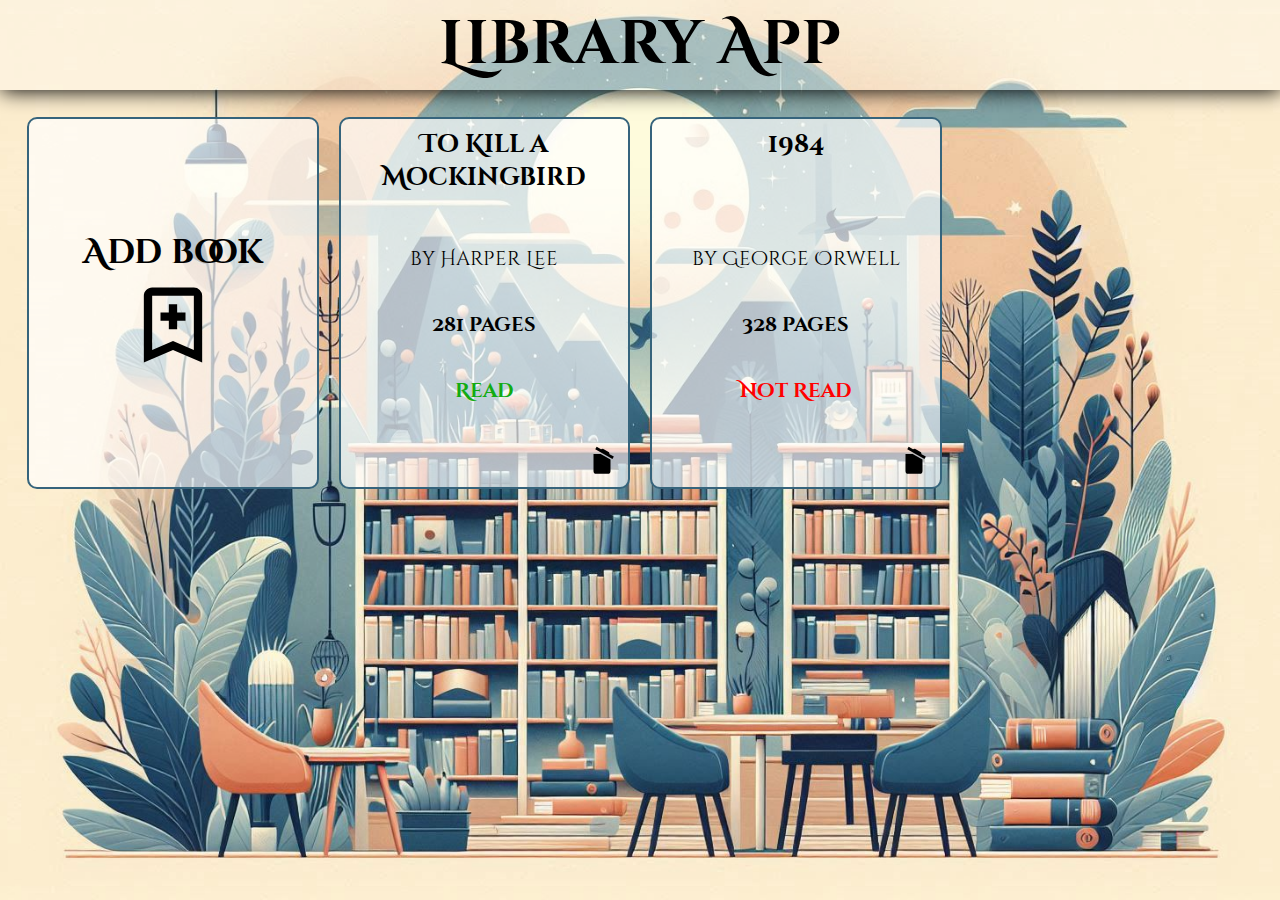
<file: index.html>
<!DOCTYPE html>
<html lang="en">
<head>
    <meta charset="UTF-8">
    <meta name="viewport" content="width=device-width, initial-scale=1.0">
    <link rel="stylesheet" href="./style.css">
    <script src="./script.js" defer></script>
    <title>Library app</title>
</head>
<body>
    <header>
     Library App
    </header>
    <main>
        <dialog>
            <div class="dialog-holder">
            <p class="dialog-head">Library</p>
            <p class="dialog-prom">Add a Book</p>
            <form>
                <label for="title">Book title:</label>
                <input type="text" name="title" id="title" required>
                <label for="author">Book author:</label>
                <input type="text" name="author" id="author" required>
                <label for="pages">Number of pages:</label>
                <input type="number" name="pages" id="pages" min="1" max="9999" step="1" required>
                <div class="read-container">
                    <label for="read">Read:</label>
                    <input type="checkbox" name="read" id="read"><span class="checkbox"></span>
                </div>
                <button class="add">ADD</button>
                <button class="cancel">CANCEL</button>
            </form>
        </div>
        </dialog> 
            <button class="add-book">
                Add book
                <svg class="bookmark-icon" xmlns="http://www.w3.org/2000/svg" viewBox="0 0 24 24">
                    <title>bookmark-plus-outline</title>
                    <path d="M17,18V5H7V18L12,15.82L17,18M17,3A2,2 0 0,1 19,5V21L12,18L5,21V5C5,3.89 5.9,3 7,3H17M11,7H13V9H15V11H13V13H11V11H9V9H11V7Z" />
                </svg>
            </button>
    </main>
</body>
</html>
</file>
<file: style.css>
@font-face {
    font-family: 'library';
    src: url(./Fonts/web-fonts/cinzeldecorative_regular_macroman/CinzelDecorative-Regular-webfont.woff) format('woff');
}
@font-face {
    font-family: 'library-bold';
    src: url(./Fonts/web-fonts/cinzeldecorative_bold_macroman/CinzelDecorative-Bold-webfont.woff) format('woff');
}

:root{
    margin: 0;
    padding: 0;
    box-sizing: border-box;
    font-family: 'library-bold',Arial, Helvetica, sans-serif;
    --unit: 1vh;
}
p{
    margin: 0;
    padding: 0;
}
body{
    background-image: url('./Images/background.jpeg');
    background-size: cover;
    background-position: center;
    background-repeat: no-repeat;
    height: 100vh;
    margin: 0;
}
header{
    background-color: rgba(255, 255, 255, 0.3);
    height: calc(10* var(--unit));
    display: flex;
    justify-content: center;
    align-items: center;
    font-size: calc(1rem + calc(5 * var(--unit)));
    box-shadow: 1px 1px 20px black;
}
main{
    display: grid;
    gap: 20px;
    grid-template-columns:repeat(auto-fill, minmax(calc(26*var(--unit)),1fr));
    padding: calc(3 * var(--unit));
}

.add-book svg{
    width: 100px;
}

.add-book{ 
    border: 2px double #36647c;
    border-radius: 10px;
    background-color: rgba(255, 255, 255, 0.683);
    padding: calc(1*var(--unit));
    min-height: 200px;
    text-align: center;
    display: flex;
    flex-direction: column;
    align-items: center;
    justify-content: center;
    font-size: calc(1rem + calc(2 * var(--unit)));
    font-family: 'library-bold';
    transition: all 0.3s;
}

.add-book:hover{
    cursor:pointer;
    border: none;
    background-color: rgba(0, 0, 0, 0.492);
    fill: white;
    outline: none;
    color: white;
}

.book-container{
    display: grid;
    grid-template-rows: 3fr 1fr 1fr 1fr;
    gap: 40px;
    align-items: start;
    font-size: calc(1rem + calc(0.4 * var(--unit)));
    border: 2px double #36647c;
    border-radius: 10px;
    background-color: rgba(255, 255, 255, 0.683);
    padding: calc(1*var(--unit));
    min-height: 200px;
    text-align: center;
}
.name{
    font-size: calc(1rem + calc(1 * var(--unit)));
    text-wrap: wrap;
}
.author{
    font-family: 'library',Arial, Helvetica, sans-serif;
    font-size: calc(1rem + calc(0.4 * var(--unit)));
}
.read{
    color: rgb(18, 171, 18);
}
.red{
    color: red;
}
.delete-img{
    width:calc(1rem + calc(2 * var(--unit)));
    justify-self: end;
    cursor: pointer;
}
dialog{
    padding: 0;
    margin: 0;
    border: none;
    outline: none;
    box-sizing: border-box;
    align-self: center;
    justify-self: center;
    background-color: #e3d6bc00;
    width: 400px;
    border-radius: 15px;
    box-shadow: 0 0 30px rgba(255, 255, 255, 0.7);
    transition: all 0.5s;
    
}
 @starting-style {
    dialog[open] {
      opacity: 0;
      transform: scaleY(0);
    }
}

.dialog-holder{
    border: none;
    box-sizing: border-box;
    background-color: #e3d6bc;
    border: 9px double #2f586e;
    color: #1a2543 ;
    border-radius: 15px;
    width: 400px;
    display: flex;
    flex-direction: column;
    align-items: center;
}
::backdrop {
    background-color: black;
    opacity: 0.75;
  }
.dialog-head{
    font-size: calc(1rem + calc(4 * var(--unit)));
}
.dialog-prom{
    font-size: calc(1rem + calc(1 * var(--unit)));
    border-bottom: 3px solid #e48344;
}
form{
    margin-top: 10px;
    display: flex;
    flex-direction: column;
    align-items: center;
}
label{
    font-size: calc(1rem + calc(1 * var(--unit))); 
}
input{
    flex-shrink: 1;
    width: 95%;
    font-size: calc(1rem + calc(0.9 * var(--unit))); 
    border-radius: 10px;
    border: 3px solid #2f586e;
}
input[type="checkbox"] {
    appearance: none;
}
input[type="checkbox"] {
    position: relative;
    width: 25px;
    height: 25px;
    border: 3px solid #2f586e;
    /* Set here so that Windows' High-Contrast Mode can override */
    color: green;
    outline: none;
  }
input[type="checkbox"]::before {
    content: "✔";
    position: absolute;
    font-size: calc(1rem + calc(1 * var(--unit)));
    right: -2px;
    top: -5px;
    visibility: hidden;
}
input[type="checkbox"]:checked::before {
    /* Use `visibility` instead of `display` to avoid recalculating layout */
    visibility: visible;
  }

.read-container{
    display: flex;
}
button.add{
    font-family: 'library-bold';
    flex-shrink: 1;
    width: 95%;
    font-size: calc(1rem + calc(0.9 * var(--unit))); 
    border-radius: 30px;
    padding: var(--unit);
    background:linear-gradient(to right, #285050, #02191f);;
    border: none;
    margin: 10px 0;
    color: #e3d6bc;
}
.add:hover{
 color:white;
 background:linear-gradient(to right, #346e6e, #012933);;
}
.cancel{
    font-family: 'library-bold';
    flex-shrink: 1;
    width: 95%;
    font-size: calc(1rem + calc(0.9 * var(--unit))); 
    border-radius: 30px;
    padding: var(--unit);
    border: none;
    margin: 10px 0;
    color: #e3d6bc;
    background: linear-gradient(to right,#e48344, #72301d);
}
.cancel:hover{
    color: white;
    background: linear-gradient(to right,#ff6f0f, #72301d);
}


@media (max-width:600px){
    :root{
        --unit: 2vw;
    } 
    body{
        background-repeat: repeat;
    }

    dialog,
    .dialog-holder{
        box-sizing: border-box;
        width: 88vw;
    }
}
</file>
